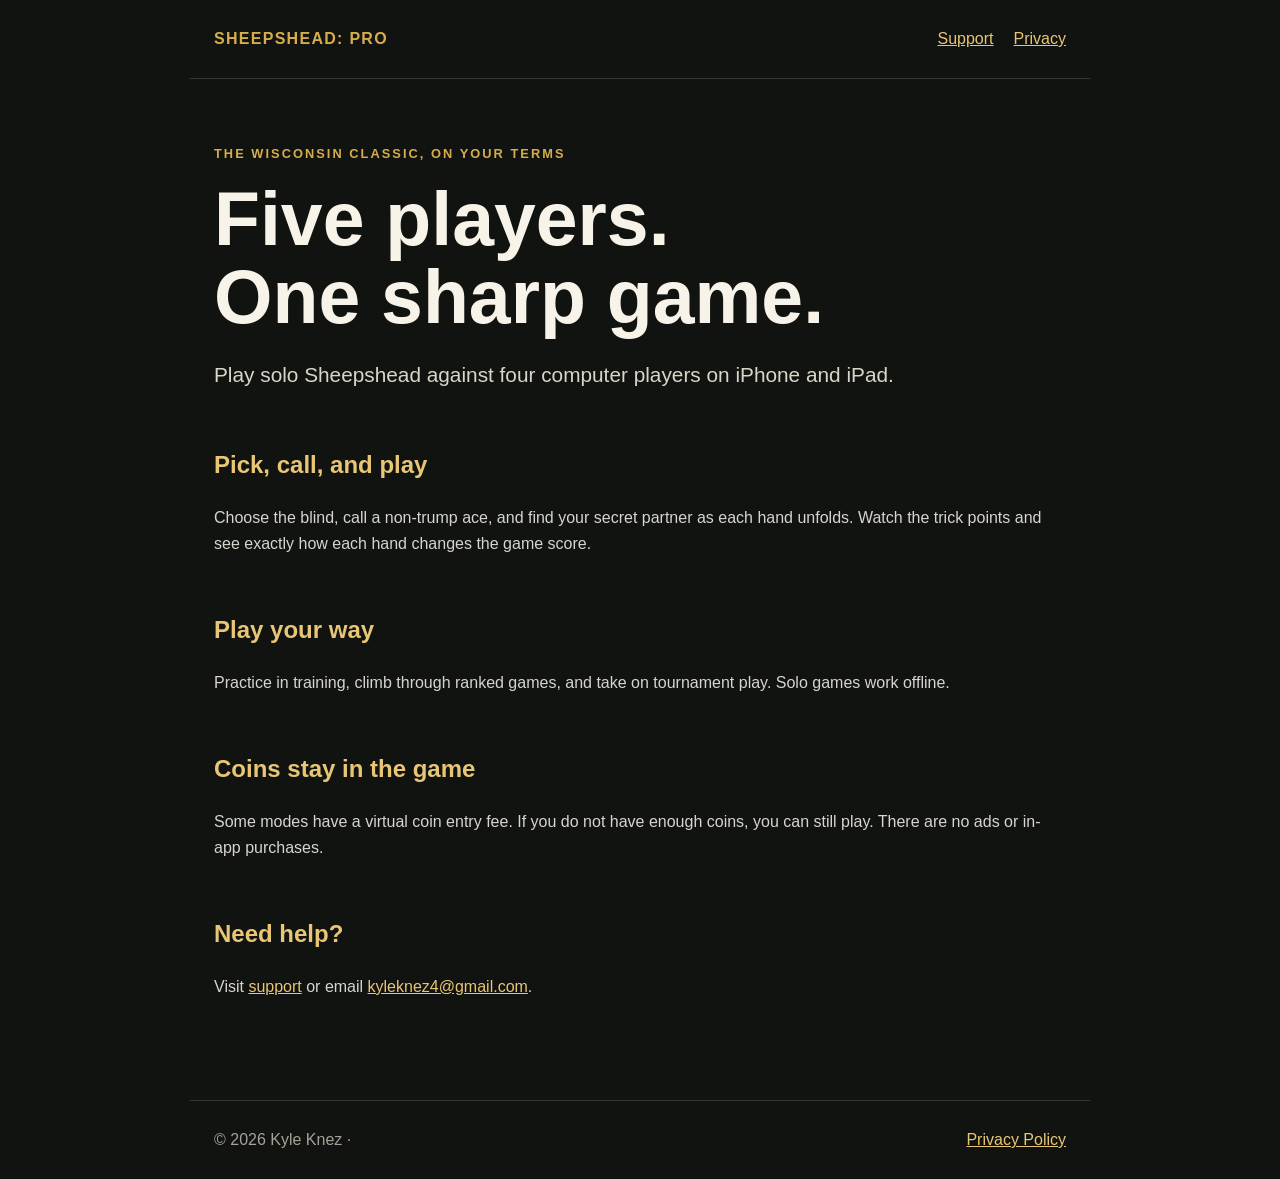
<file: sheepshead-pro/index.html>
<!doctype html>
<html lang="en"><head><meta charset="utf-8"><meta name="viewport" content="width=device-width, initial-scale=1"><meta name="description" content="Sheepshead: Pro is a solo five-player Sheepshead game for iPhone and iPad."><title>Sheepshead: Pro</title><link rel="stylesheet" href="site-assets/legal.css"></head>
<body><header><a href="index.html">SHEEPSHEAD: PRO</a><nav><a href="support.html">Support</a><a href="privacy-policy.html">Privacy</a></nav></header><main><p class="eyebrow">The Wisconsin classic, on your terms</p><h1>Five players.<br>One sharp game.</h1><p class="lead">Play solo Sheepshead against four computer players on iPhone and iPad.</p><h2>Pick, call, and play</h2><p>Choose the blind, call a non-trump ace, and find your secret partner as each hand unfolds. Watch the trick points and see exactly how each hand changes the game score.</p><h2>Play your way</h2><p>Practice in training, climb through ranked games, and take on tournament play. Solo games work offline.</p><h2>Coins stay in the game</h2><p>Some modes have a virtual coin entry fee. If you do not have enough coins, you can still play. There are no ads or in-app purchases.</p><h2>Need help?</h2><p>Visit <a href="support.html">support</a> or email <a href="mailto:kyleknez4@gmail.com?subject=Sheepshead%3A%20Pro%20Support">kyleknez4@gmail.com</a>.</p></main><footer>© 2026 Kyle Knez · <a href="privacy-policy.html">Privacy Policy</a></footer></body></html>
</file>
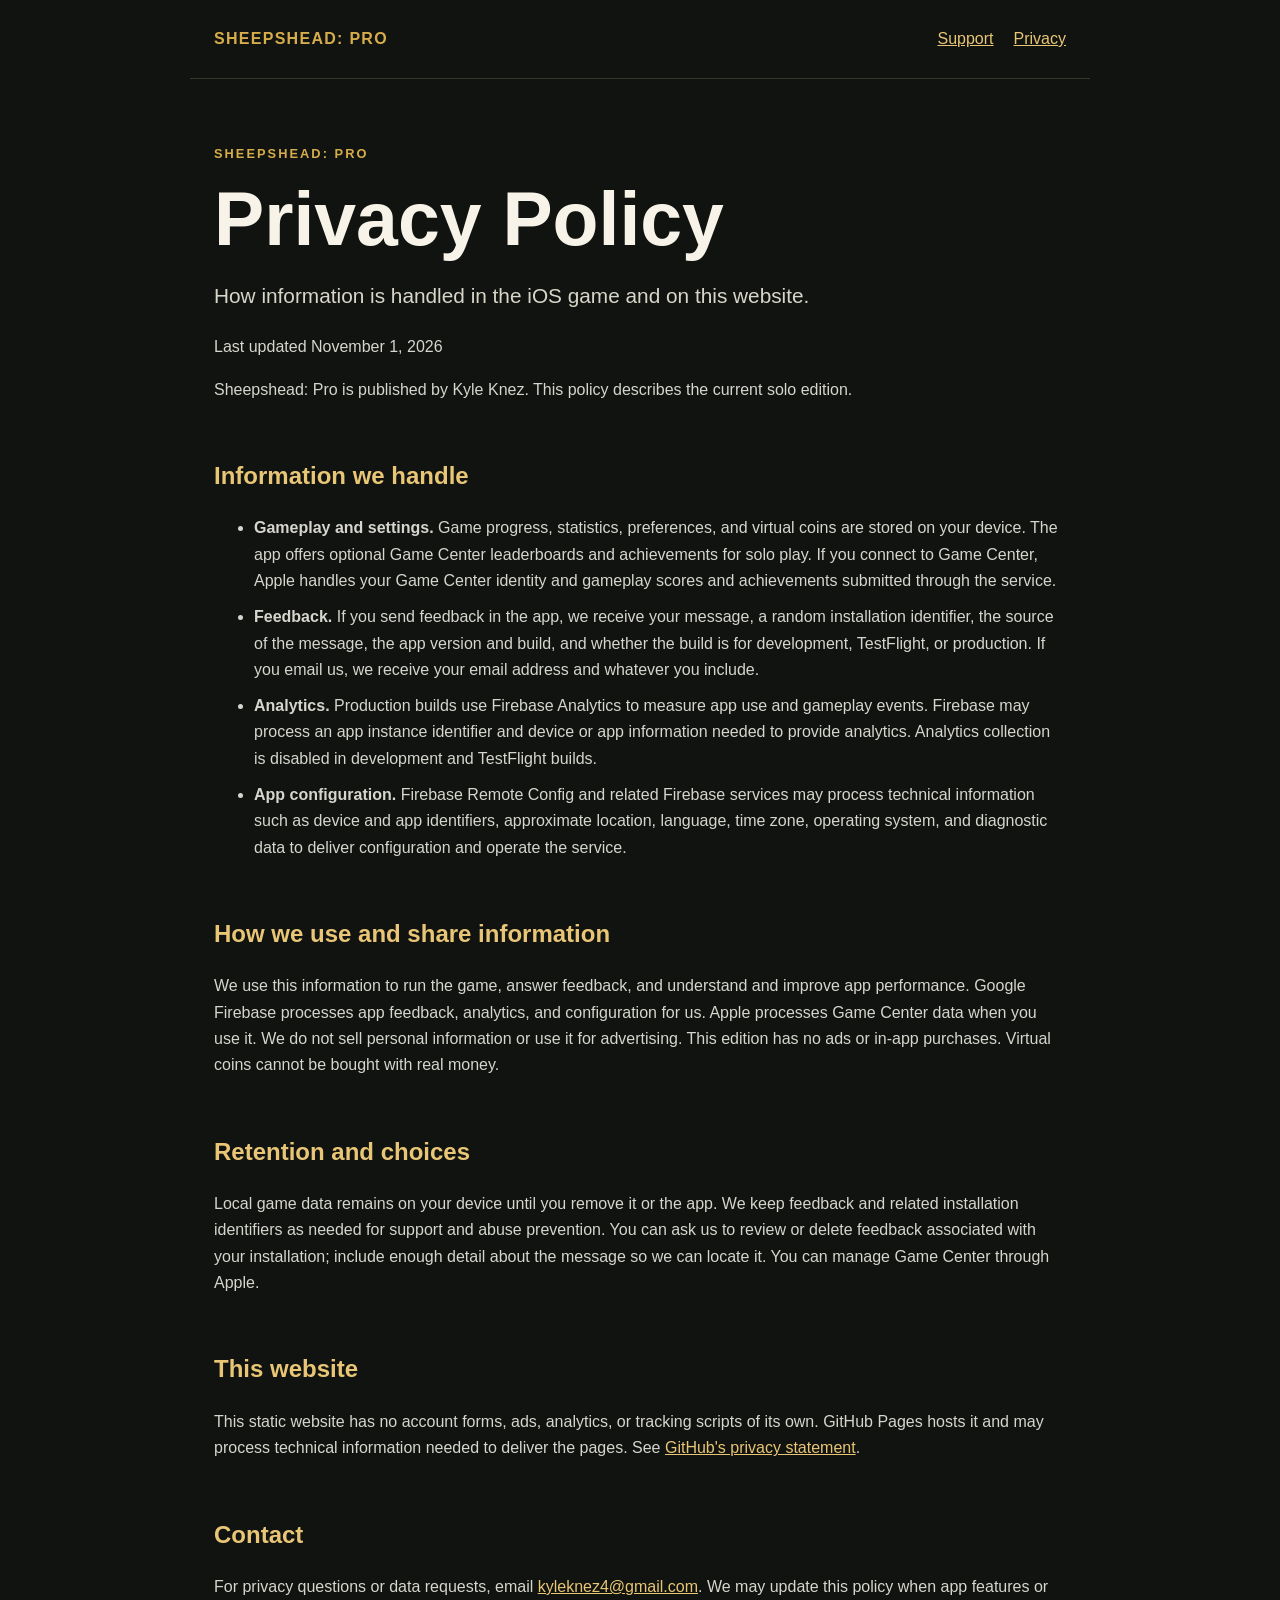
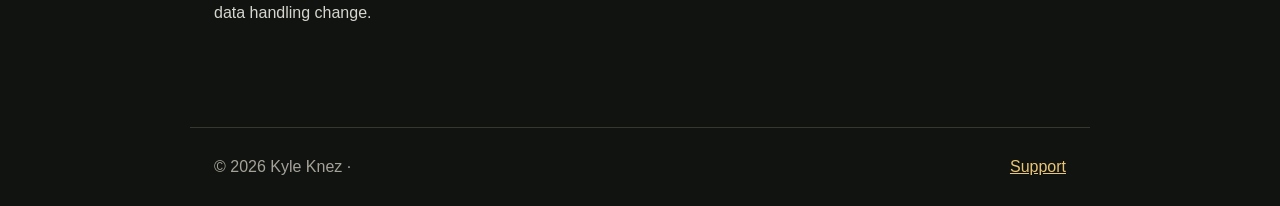
<file: sheepshead-pro/privacy-policy.html>
<!doctype html>
<html lang="en"><head><meta charset="utf-8"><meta name="viewport" content="width=device-width, initial-scale=1"><title>Privacy Policy — Sheepshead: Pro</title><link rel="stylesheet" href="site-assets/legal.css"></head>
<body><header><a href="index.html">SHEEPSHEAD: PRO</a><nav><a href="support.html">Support</a><a href="privacy-policy.html">Privacy</a></nav></header><main><p class="eyebrow">Sheepshead: Pro</p><h1>Privacy Policy</h1><p class="lead">How information is handled in the iOS game and on this website.</p><p>Last updated November 1, 2026</p><p>Sheepshead: Pro is published by Kyle Knez. This policy describes the current solo edition.</p>
<h2>Information we handle</h2><ul><li><strong>Gameplay and settings.</strong> Game progress, statistics, preferences, and virtual coins are stored on your device. The app offers optional Game Center leaderboards and achievements for solo play. If you connect to Game Center, Apple handles your Game Center identity and gameplay scores and achievements submitted through the service.</li><li><strong>Feedback.</strong> If you send feedback in the app, we receive your message, a random installation identifier, the source of the message, the app version and build, and whether the build is for development, TestFlight, or production. If you email us, we receive your email address and whatever you include.</li><li><strong>Analytics.</strong> Production builds use Firebase Analytics to measure app use and gameplay events. Firebase may process an app instance identifier and device or app information needed to provide analytics. Analytics collection is disabled in development and TestFlight builds.</li><li><strong>App configuration.</strong> Firebase Remote Config and related Firebase services may process technical information such as device and app identifiers, approximate location, language, time zone, operating system, and diagnostic data to deliver configuration and operate the service.</li></ul>
<h2>How we use and share information</h2><p>We use this information to run the game, answer feedback, and understand and improve app performance. Google Firebase processes app feedback, analytics, and configuration for us. Apple processes Game Center data when you use it. We do not sell personal information or use it for advertising. This edition has no ads or in-app purchases. Virtual coins cannot be bought with real money.</p>
<h2>Retention and choices</h2><p>Local game data remains on your device until you remove it or the app. We keep feedback and related installation identifiers as needed for support and abuse prevention. You can ask us to review or delete feedback associated with your installation; include enough detail about the message so we can locate it. You can manage Game Center through Apple.</p>
<h2>This website</h2><p>This static website has no account forms, ads, analytics, or tracking scripts of its own. GitHub Pages hosts it and may process technical information needed to deliver the pages. See <a href="https://docs.github.com/en/site-policy/privacy-policies/github-general-privacy-statement">GitHub's privacy statement</a>.</p>
<h2>Contact</h2><p>For privacy questions or data requests, email <a href="mailto:kyleknez4@gmail.com?subject=Sheepshead%3A%20Pro%20Privacy">kyleknez4@gmail.com</a>. We may update this policy when app features or data handling change.</p></main><footer>© 2026 Kyle Knez · <a href="support.html">Support</a></footer></body></html>
</file>
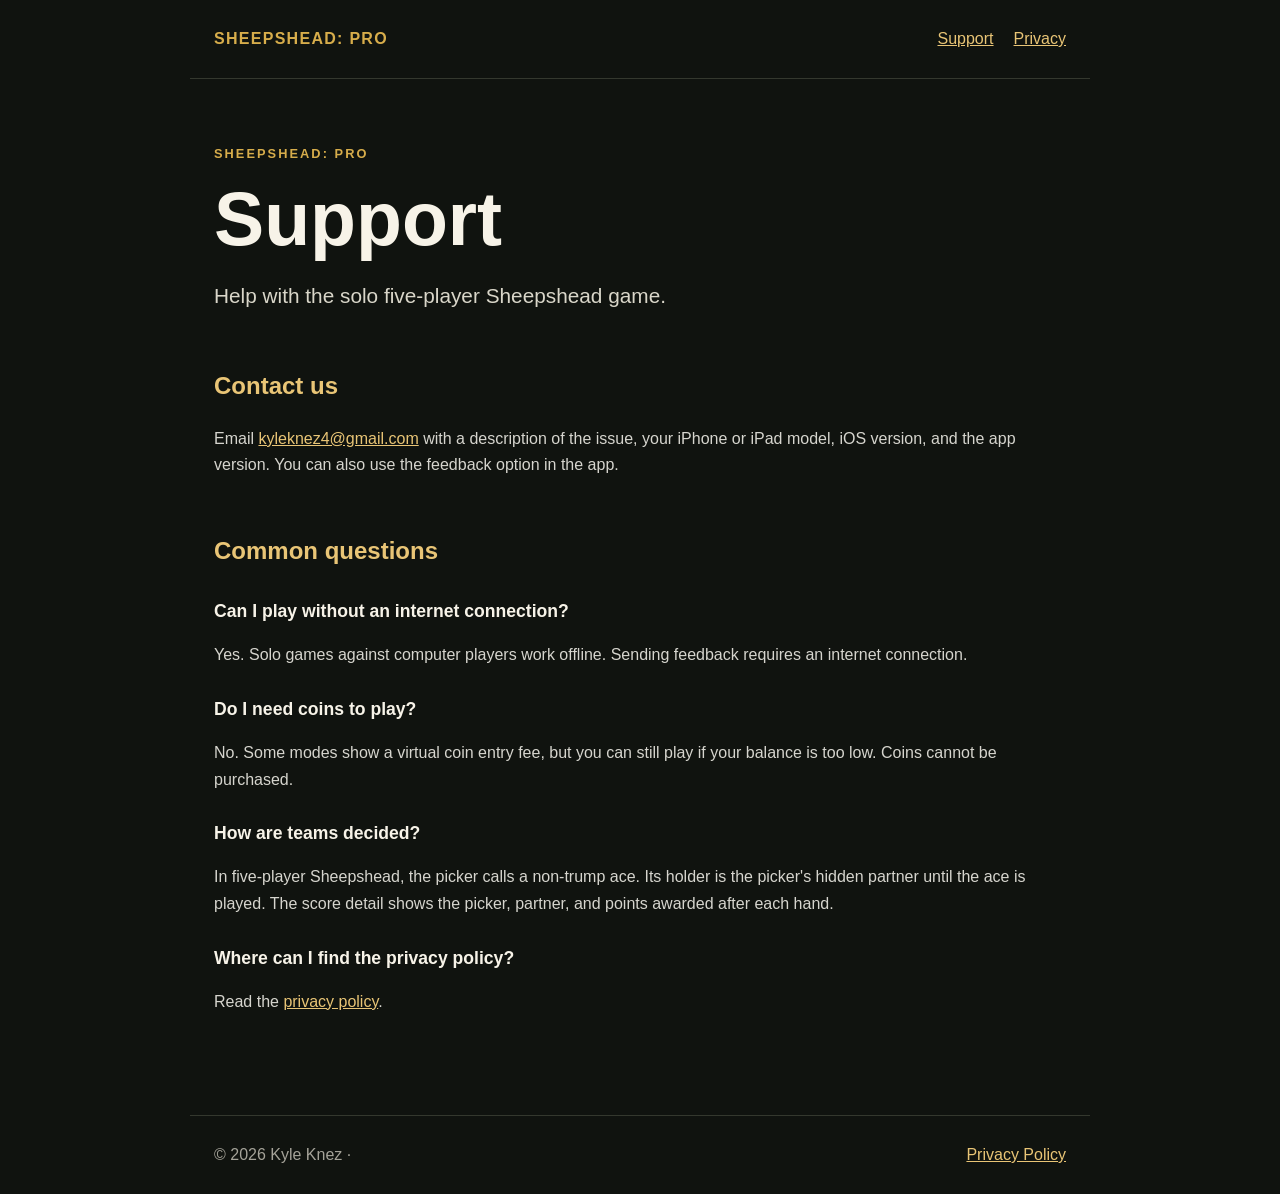
<file: sheepshead-pro/support.html>
<!doctype html>
<html lang="en"><head><meta charset="utf-8"><meta name="viewport" content="width=device-width, initial-scale=1"><title>Support — Sheepshead: Pro</title><link rel="stylesheet" href="site-assets/legal.css"></head>
<body><header><a href="index.html">SHEEPSHEAD: PRO</a><nav><a href="support.html">Support</a><a href="privacy-policy.html">Privacy</a></nav></header><main><p class="eyebrow">Sheepshead: Pro</p><h1>Support</h1><p class="lead">Help with the solo five-player Sheepshead game.</p><h2>Contact us</h2><p>Email <a href="mailto:kyleknez4@gmail.com?subject=Sheepshead%3A%20Pro%20Support">kyleknez4@gmail.com</a> with a description of the issue, your iPhone or iPad model, iOS version, and the app version. You can also use the feedback option in the app.</p><h2>Common questions</h2><h3>Can I play without an internet connection?</h3><p>Yes. Solo games against computer players work offline. Sending feedback requires an internet connection.</p><h3>Do I need coins to play?</h3><p>No. Some modes show a virtual coin entry fee, but you can still play if your balance is too low. Coins cannot be purchased.</p><h3>How are teams decided?</h3><p>In five-player Sheepshead, the picker calls a non-trump ace. Its holder is the picker's hidden partner until the ace is played. The score detail shows the picker, partner, and points awarded after each hand.</p><h3>Where can I find the privacy policy?</h3><p>Read the <a href="privacy-policy.html">privacy policy</a>.</p></main><footer>© 2026 Kyle Knez · <a href="privacy-policy.html">Privacy Policy</a></footer></body></html>
</file>
<file: sheepshead-pro/site-assets/legal.css>
:root{color-scheme:dark;font-family:-apple-system,BlinkMacSystemFont,"Segoe UI",sans-serif;background:#10130f;color:#f7f3e8}*{box-sizing:border-box}body{margin:0;line-height:1.65}header,footer{max-width:900px;margin:auto;padding:26px 24px;display:flex;justify-content:space-between;gap:20px}header{border-bottom:1px solid #34382e}header>a{font-weight:900;letter-spacing:.08em;color:#d7ad4b;text-decoration:none}nav{display:flex;gap:20px}main{max-width:900px;margin:64px auto 100px;padding:0 24px}.eyebrow{color:#d7ad4b;text-transform:uppercase;letter-spacing:.16em;font-weight:700;font-size:.8rem}h1{font-size:clamp(2.6rem,7vw,4.7rem);line-height:1.05;margin:.2em 0}h2{font-size:1.5rem;color:#e9c576;margin-top:2.2em}h3{font-size:1.1rem;margin:1.5em 0 .3em}.lead{font-size:1.3rem;color:#d9d6c9}p,li{color:#d6d5ce}li{margin:.6em 0}a{color:#e9c576}footer{border-top:1px solid #34382e;color:#a5a399}@media(max-width:500px){header{flex-direction:column}main{margin-top:40px}}
</file>
